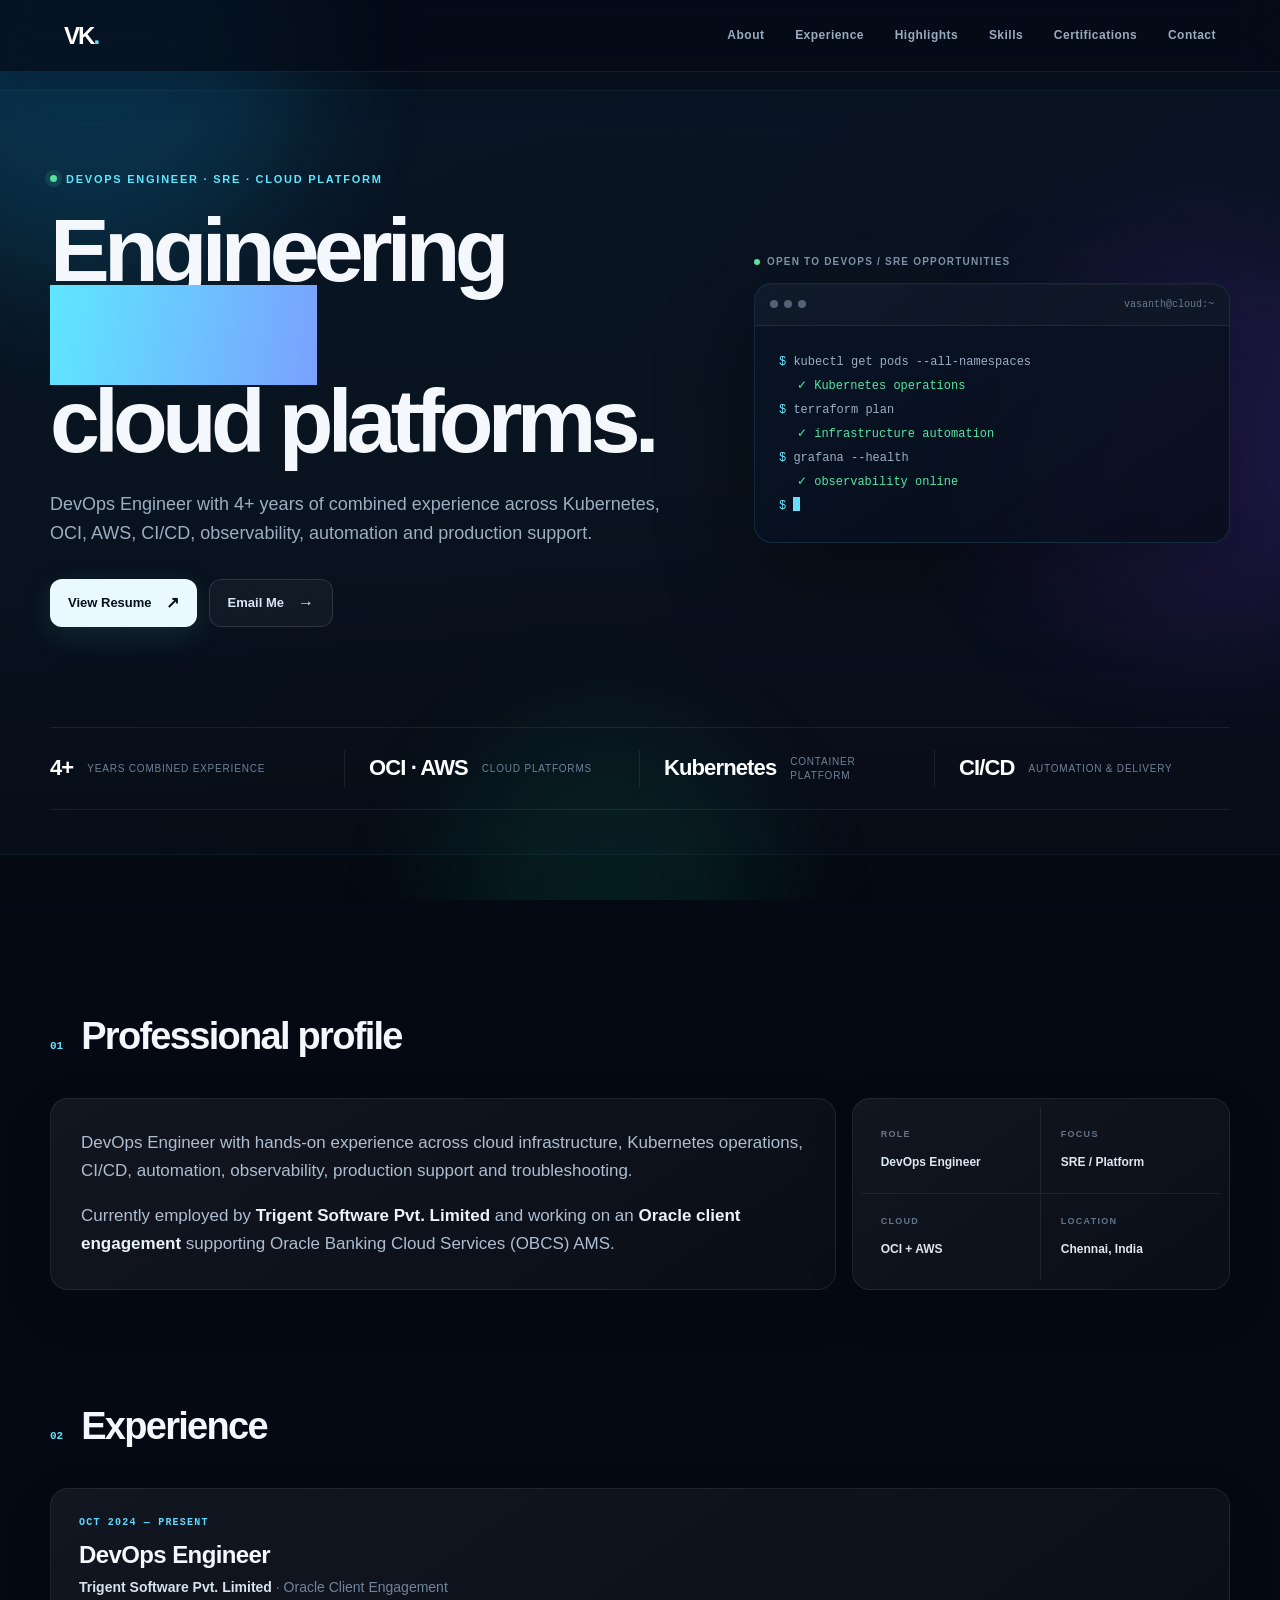
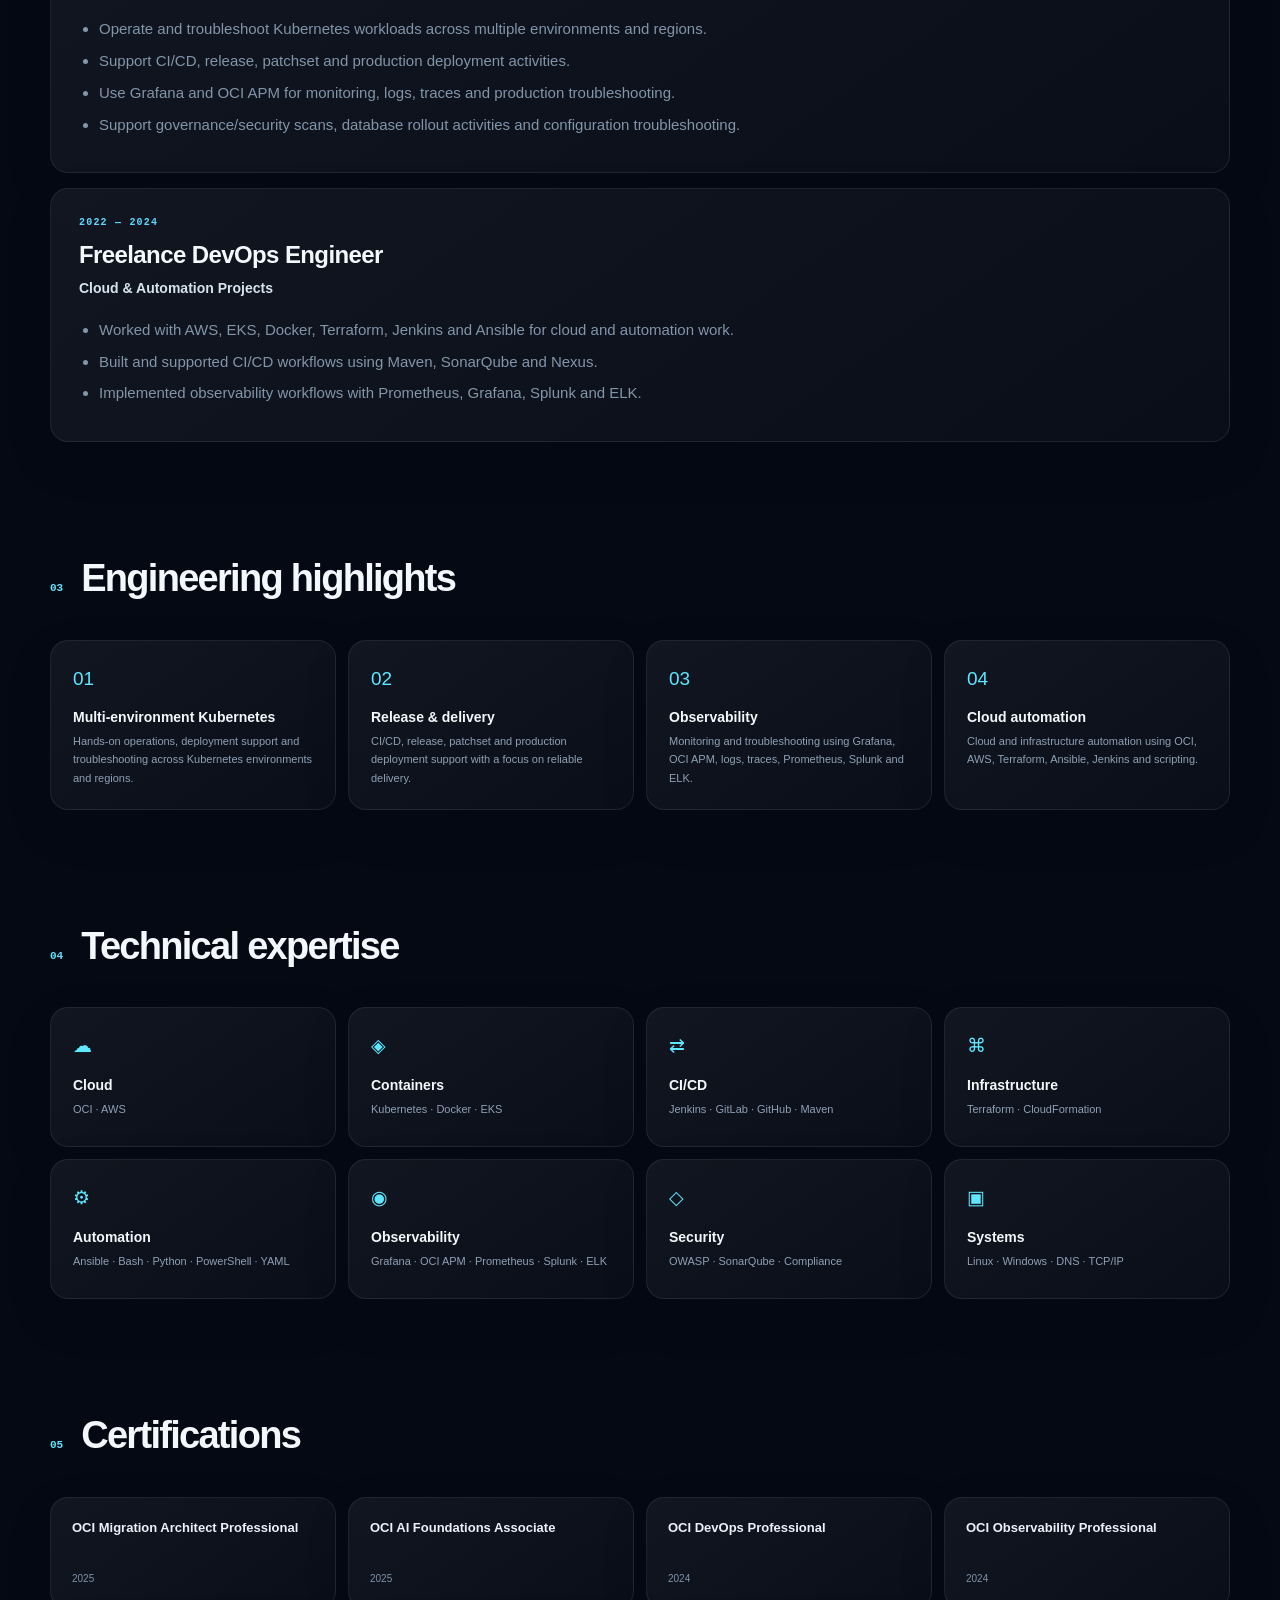
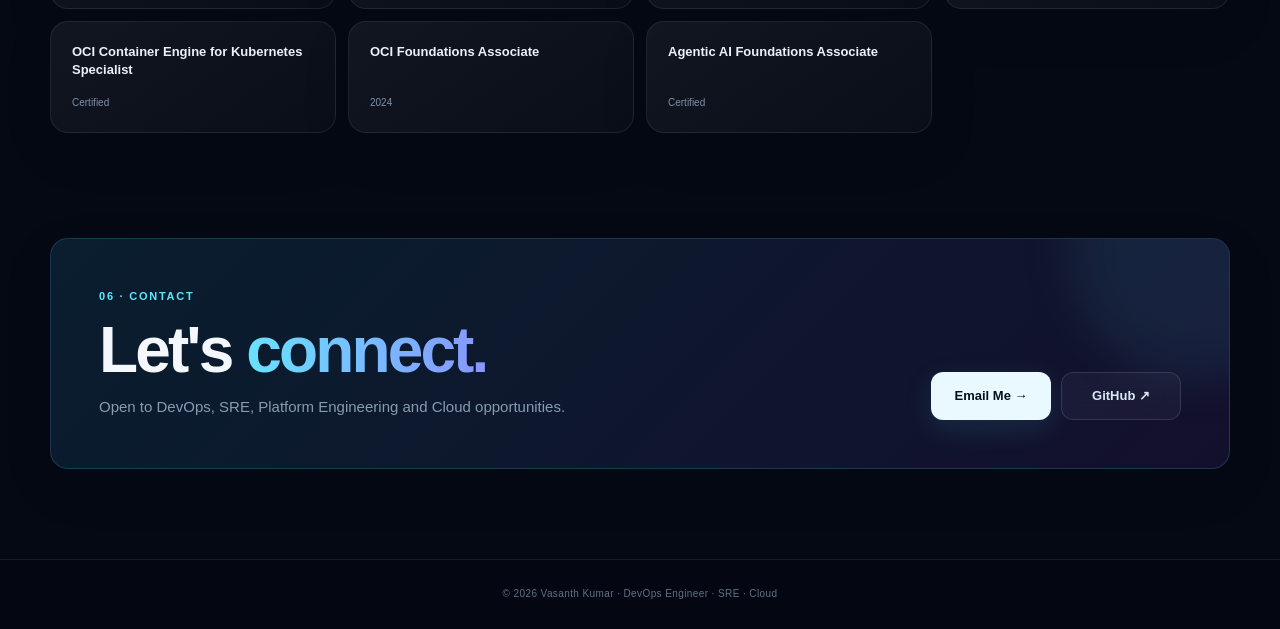
<file: index.html>
<!doctype html>
<html lang="en">
<head>
<meta charset="utf-8"><meta name="viewport" content="width=device-width,initial-scale=1">
<meta name="description" content="Vasanth Kumar — DevOps Engineer, SRE and Cloud Platform Engineer">
<title>Vasanth Kumar | DevOps Engineer • SRE • Cloud</title><link rel="stylesheet" href="styles.css"><link rel="stylesheet" href="premium.css">
</head><body><div class="bg"><span></span><span></span><span></span></div>
<header class="site-header"><a class="brand" href="#home">VK<span>.</span></a><button id="menu" class="menu-btn" aria-label="Open navigation">☰</button><nav><a href="#about">About</a><a href="#experience">Experience</a><a href="#highlights">Highlights</a><a href="#skills">Skills</a><a href="#certifications">Certifications</a><a href="#contact">Contact</a></nav></header>
<main>
<section id="home" class="hero"><div class="hero-copy"><div class="eyebrow"><i class="pulse"></i>DEVOPS ENGINEER · SRE · CLOUD PLATFORM</div><h1>Engineering <span>reliable</span><br>cloud platforms.</h1><p>DevOps Engineer with 4+ years of combined experience across Kubernetes, OCI, AWS, CI/CD, observability, automation and production support.</p><div class="actions"><a class="btn primary" href="resume.html">View Resume <b>↗</b></a><a class="btn secondary email-link" href="mailto:r.vasanthkumar027@gmail.com?subject=DevOps%20Opportunity%20-%20Vasanth%20Kumar">Email Me <b>→</b></a></div></div><div class="hero-panel"><div class="status"><span></span>OPEN TO DEVOPS / SRE OPPORTUNITIES</div><div class="terminal"><div class="terminal-top"><span></span><span></span><span></span><label>vasanth@cloud:~</label></div><div class="terminal-body"><p><em>$</em> kubectl get pods --all-namespaces</p><p class="ok">✓ Kubernetes operations</p><p><em>$</em> terraform plan</p><p class="ok">✓ infrastructure automation</p><p><em>$</em> grafana --health</p><p class="ok">✓ observability online</p><p><em>$</em> <span class="cursor"></span></p></div></div></div><div class="stats"><div><strong>4+</strong><span>Years combined experience</span></div><div><strong>OCI · AWS</strong><span>Cloud platforms</span></div><div><strong>Kubernetes</strong><span>Container platform</span></div><div><strong>CI/CD</strong><span>Automation & delivery</span></div></div></section>
<section id="about" class="section"><div class="section-head"><span>01</span><h2>Professional profile</h2></div><div class="about-grid"><div class="lead-card"><p>DevOps Engineer with hands-on experience across cloud infrastructure, Kubernetes operations, CI/CD, automation, observability, production support and troubleshooting.</p><p>Currently employed by <strong>Trigent Software Pvt. Limited</strong> and working on an <strong>Oracle client engagement</strong> supporting Oracle Banking Cloud Services (OBCS) AMS.</p></div><div class="facts"><div><small>ROLE</small><b>DevOps Engineer</b></div><div><small>FOCUS</small><b>SRE / Platform</b></div><div><small>CLOUD</small><b>OCI + AWS</b></div><div><small>LOCATION</small><b>Chennai, India</b></div></div></div></section>
<section id="experience" class="section"><div class="section-head"><span>02</span><h2>Experience</h2></div><div class="timeline"><article><div class="date">OCT 2024 — PRESENT</div><h3>DevOps Engineer</h3><h4>Trigent Software Pvt. Limited <span>· Oracle Client Engagement</span></h4><ul><li>Operate and troubleshoot Kubernetes workloads across multiple environments and regions.</li><li>Support CI/CD, release, patchset and production deployment activities.</li><li>Use Grafana and OCI APM for monitoring, logs, traces and production troubleshooting.</li><li>Support governance/security scans, database rollout activities and configuration troubleshooting.</li></ul></article><article><div class="date">2022 — 2024</div><h3>Freelance DevOps Engineer</h3><h4>Cloud & Automation Projects</h4><ul><li>Worked with AWS, EKS, Docker, Terraform, Jenkins and Ansible for cloud and automation work.</li><li>Built and supported CI/CD workflows using Maven, SonarQube and Nexus.</li><li>Implemented observability workflows with Prometheus, Grafana, Splunk and ELK.</li></ul></article></div></section>
<section id="highlights" class="section"><div class="section-head"><span>03</span><h2>Engineering highlights</h2></div><div class="skill-grid"><div><span>01</span><h3>Multi-environment Kubernetes</h3><p>Hands-on operations, deployment support and troubleshooting across Kubernetes environments and regions.</p></div><div><span>02</span><h3>Release & delivery</h3><p>CI/CD, release, patchset and production deployment support with a focus on reliable delivery.</p></div><div><span>03</span><h3>Observability</h3><p>Monitoring and troubleshooting using Grafana, OCI APM, logs, traces, Prometheus, Splunk and ELK.</p></div><div><span>04</span><h3>Cloud automation</h3><p>Cloud and infrastructure automation using OCI, AWS, Terraform, Ansible, Jenkins and scripting.</p></div></div></section>
<section id="skills" class="section"><div class="section-head"><span>04</span><h2>Technical expertise</h2></div><div class="skill-grid"><div><span>☁</span><h3>Cloud</h3><p>OCI · AWS</p></div><div><span>◈</span><h3>Containers</h3><p>Kubernetes · Docker · EKS</p></div><div><span>⇄</span><h3>CI/CD</h3><p>Jenkins · GitLab · GitHub · Maven</p></div><div><span>⌘</span><h3>Infrastructure</h3><p>Terraform · CloudFormation</p></div><div><span>⚙</span><h3>Automation</h3><p>Ansible · Bash · Python · PowerShell · YAML</p></div><div><span>◉</span><h3>Observability</h3><p>Grafana · OCI APM · Prometheus · Splunk · ELK</p></div><div><span>◇</span><h3>Security</h3><p>OWASP · SonarQube · Compliance</p></div><div><span>▣</span><h3>Systems</h3><p>Linux · Windows · DNS · TCP/IP</p></div></div></section>
<section id="certifications" class="section"><div class="section-head"><span>05</span><h2>Certifications</h2></div><div class="cert-grid"><div><b>OCI Migration Architect Professional</b><span>2025</span></div><div><b>OCI AI Foundations Associate</b><span>2025</span></div><div><b>OCI DevOps Professional</b><span>2024</span></div><div><b>OCI Observability Professional</b><span>2024</span></div><div><b>OCI Container Engine for Kubernetes Specialist</b><span>Certified</span></div><div><b>OCI Foundations Associate</b><span>2024</span></div><div><b>Agentic AI Foundations Associate</b><span>Certified</span></div></div></section>
<section id="contact" class="section contact"><div class="contact-card"><div><div class="eyebrow">06 · CONTACT</div><h2>Let's <span>connect.</span></h2><p>Open to DevOps, SRE, Platform Engineering and Cloud opportunities.</p></div><div class="contact-actions"><a class="btn primary email-link" href="mailto:r.vasanthkumar027@gmail.com?subject=DevOps%20Opportunity%20-%20Vasanth%20Kumar">Email Me →</a><a class="btn secondary" href="https://github.com/Vasanth027" target="_blank" rel="noopener">GitHub ↗</a></div></div></section>
</main><footer>© 2026 Vasanth Kumar · DevOps Engineer · SRE · Cloud</footer><script src="script.js"></script></body></html>
</file>
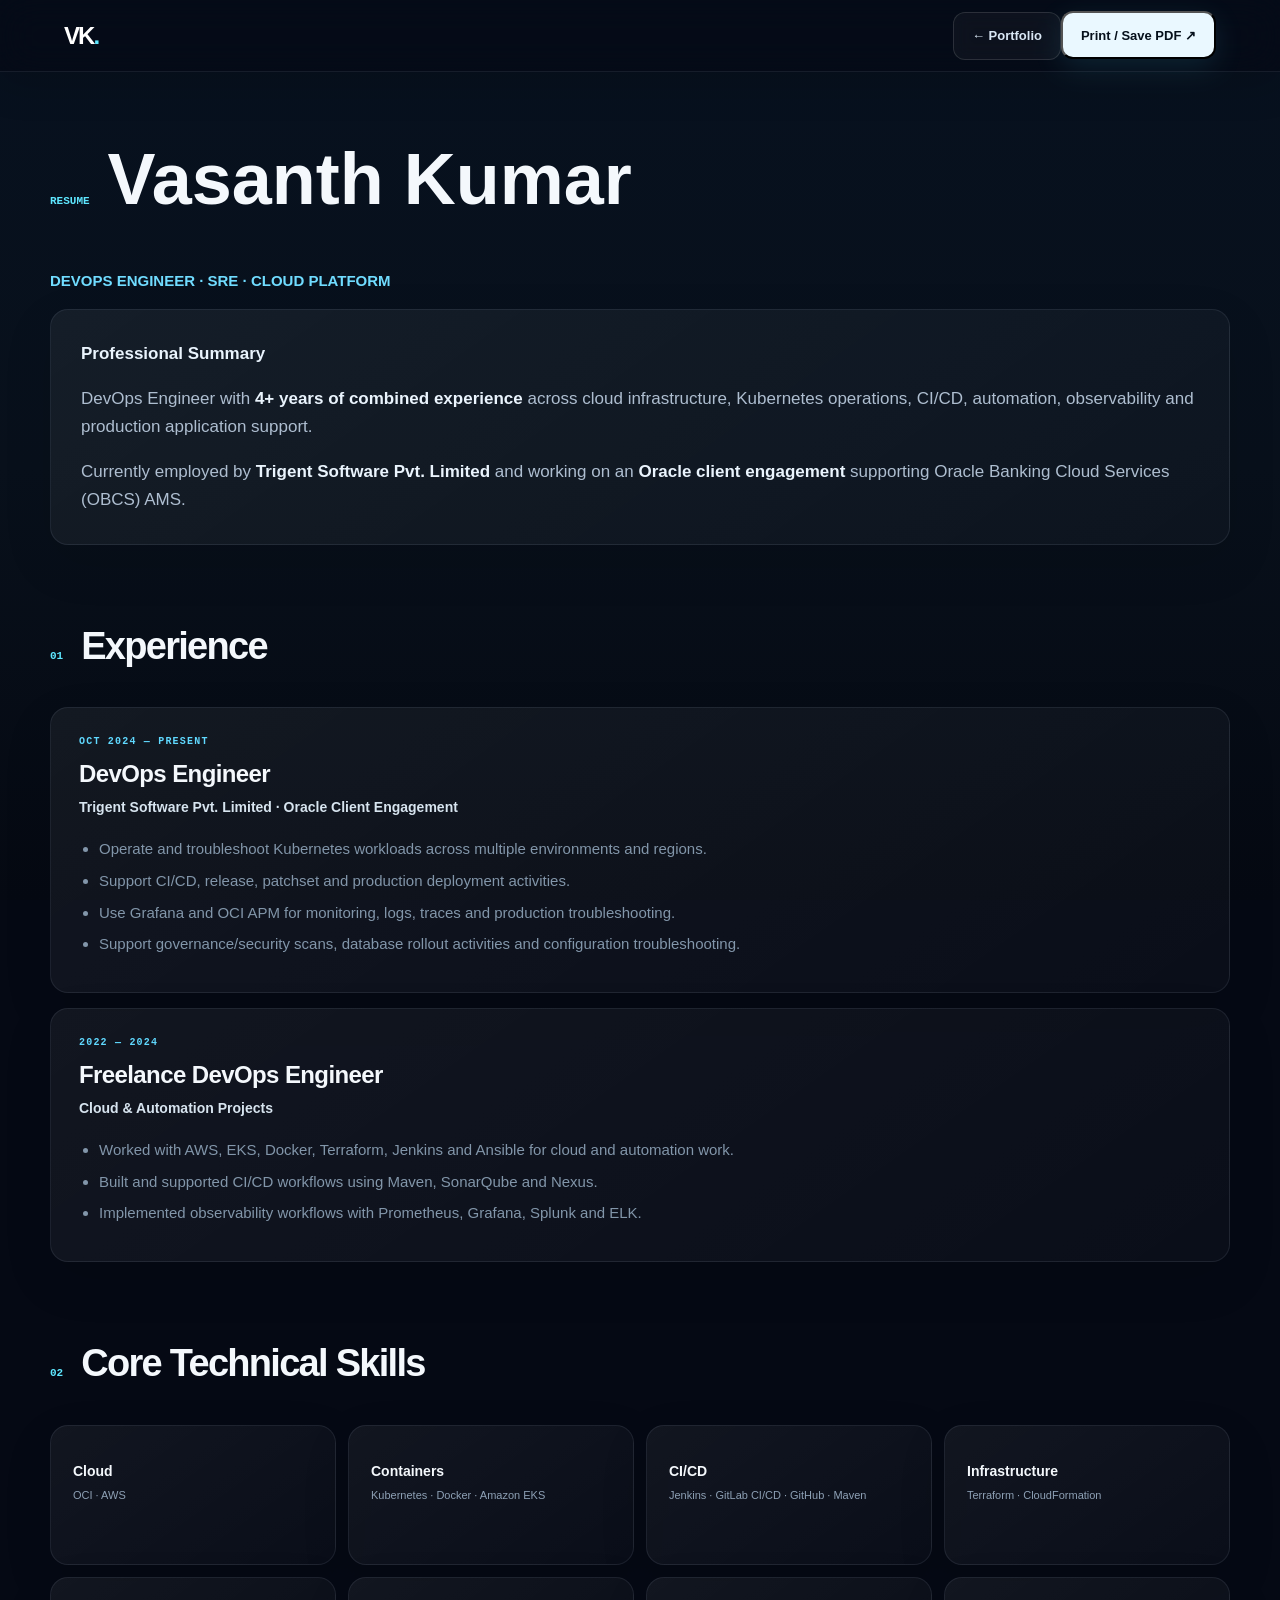
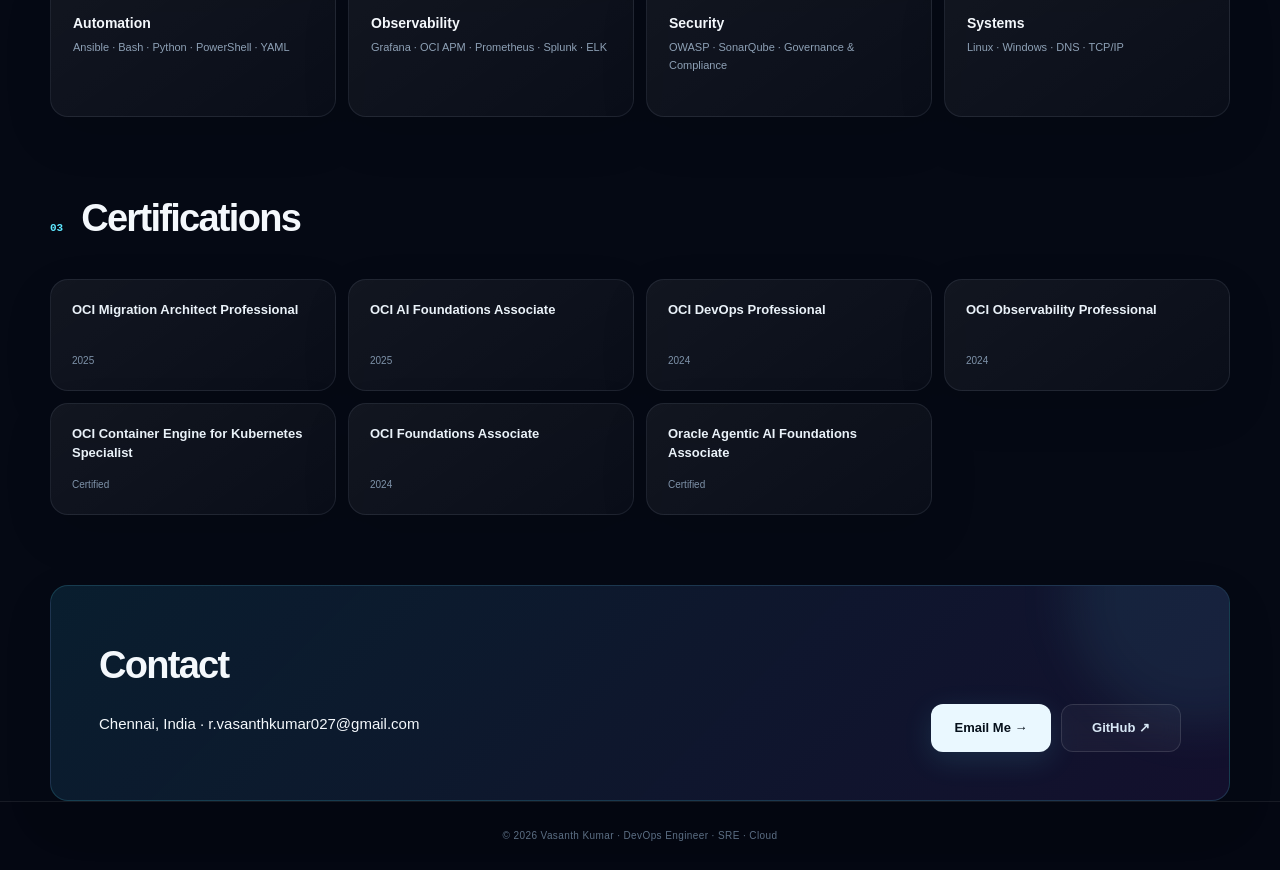
<file: resume.html>
<!doctype html><html lang="en"><head><meta charset="utf-8"><meta name="viewport" content="width=device-width,initial-scale=1"><meta name="description" content="Vasanth Kumar resume — DevOps Engineer, SRE, Cloud Platform"><title>Vasanth Kumar | Resume</title><link rel="stylesheet" href="styles.css"><link rel="stylesheet" href="premium.css"><style>@media print{.site-header,.print-actions,footer{display:none!important}body{background:#fff!important;color:#111!important}.section{padding-top:24px!important}.lead-card,.timeline article,.skill-grid>div,.cert-grid>div{background:#fff!important;color:#111!important;box-shadow:none!important;border-color:#ddd!important}.lead-card p,.timeline li,.skill-grid p{color:#333!important}h1,h2,h3,h4,b,strong{color:#111!important}.section-head>span,.date{color:#1261a0!important}}</style></head><body><header class="site-header"><a class="brand" href="index.html">VK<span>.</span></a><div class="print-actions"><a class="btn secondary" href="index.html">← Portfolio</a><button class="btn primary" onclick="window.print()">Print / Save PDF ↗</button></div></header><main class="section" style="padding-top:120px"><div class="section-head"><span>RESUME</span><h1 style="font-size:clamp(40px,7vw,72px);margin:0">Vasanth Kumar</h1></div><p style="color:#70dcff;font-weight:700">DEVOPS ENGINEER · SRE · CLOUD PLATFORM</p><div class="lead-card"><p><strong>Professional Summary</strong></p><p>DevOps Engineer with <strong>4+ years of combined experience</strong> across cloud infrastructure, Kubernetes operations, CI/CD, automation, observability and production application support.</p><p>Currently employed by <strong>Trigent Software Pvt. Limited</strong> and working on an <strong>Oracle client engagement</strong> supporting Oracle Banking Cloud Services (OBCS) AMS.</p></div><div class="section-head" style="margin-top:70px"><span>01</span><h2>Experience</h2></div><div class="timeline"><article><div class="date">OCT 2024 — PRESENT</div><h3>DevOps Engineer</h3><h4>Trigent Software Pvt. Limited · Oracle Client Engagement</h4><ul><li>Operate and troubleshoot Kubernetes workloads across multiple environments and regions.</li><li>Support CI/CD, release, patchset and production deployment activities.</li><li>Use Grafana and OCI APM for monitoring, logs, traces and production troubleshooting.</li><li>Support governance/security scans, database rollout activities and configuration troubleshooting.</li></ul></article><article><div class="date">2022 — 2024</div><h3>Freelance DevOps Engineer</h3><h4>Cloud & Automation Projects</h4><ul><li>Worked with AWS, EKS, Docker, Terraform, Jenkins and Ansible for cloud and automation work.</li><li>Built and supported CI/CD workflows using Maven, SonarQube and Nexus.</li><li>Implemented observability workflows with Prometheus, Grafana, Splunk and ELK.</li></ul></article></div><div class="section-head" style="margin-top:70px"><span>02</span><h2>Core Technical Skills</h2></div><div class="skill-grid"><div><h3>Cloud</h3><p>OCI · AWS</p></div><div><h3>Containers</h3><p>Kubernetes · Docker · Amazon EKS</p></div><div><h3>CI/CD</h3><p>Jenkins · GitLab CI/CD · GitHub · Maven</p></div><div><h3>Infrastructure</h3><p>Terraform · CloudFormation</p></div><div><h3>Automation</h3><p>Ansible · Bash · Python · PowerShell · YAML</p></div><div><h3>Observability</h3><p>Grafana · OCI APM · Prometheus · Splunk · ELK</p></div><div><h3>Security</h3><p>OWASP · SonarQube · Governance & Compliance</p></div><div><h3>Systems</h3><p>Linux · Windows · DNS · TCP/IP</p></div></div><div class="section-head" style="margin-top:70px"><span>03</span><h2>Certifications</h2></div><div class="cert-grid"><div><b>OCI Migration Architect Professional</b><span>2025</span></div><div><b>OCI AI Foundations Associate</b><span>2025</span></div><div><b>OCI DevOps Professional</b><span>2024</span></div><div><b>OCI Observability Professional</b><span>2024</span></div><div><b>OCI Container Engine for Kubernetes Specialist</b><span>Certified</span></div><div><b>OCI Foundations Associate</b><span>2024</span></div><div><b>Oracle Agentic AI Foundations Associate</b><span>Certified</span></div></div><div class="contact-card" style="margin-top:70px"><div><h2>Contact</h2><p>Chennai, India · r.vasanthkumar027@gmail.com</p></div><div class="contact-actions"><a class="btn primary" href="mailto:r.vasanthkumar027@gmail.com?subject=DevOps%20Opportunity%20-%20Vasanth%20Kumar">Email Me →</a><a class="btn secondary" href="https://github.com/Vasanth027" target="_blank" rel="noopener">GitHub ↗</a></div></div></main><footer>© 2026 Vasanth Kumar · DevOps Engineer · SRE · Cloud</footer></body></html>
</file>
<file: styles.css>
*{box-sizing:border-box}html{scroll-behavior:smooth}body{margin:0;min-width:320px;background:#060b14;color:#edf4fb;font:15px/1.65 Inter,ui-sans-serif,system-ui,-apple-system,BlinkMacSystemFont,"Segoe UI",sans-serif;overflow-x:hidden}body:before{content:"";position:fixed;inset:0;z-index:-3;background:linear-gradient(180deg,#07111f 0%,#08101b 52%,#050912 100%)}.bg-orb{position:fixed;z-index:-2;width:42vw;height:42vw;border-radius:50%;filter:blur(80px);opacity:.18;pointer-events:none}.orb-one{top:-18vw;left:-12vw;background:#1686c9}.orb-two{right:-18vw;top:35%;background:#4d55d8}.site-header{position:fixed;top:0;left:0;right:0;z-index:50;height:72px;display:flex;align-items:center;justify-content:space-between;padding:0 clamp(20px,5vw,72px);background:rgba(6,11,20,.76);border-bottom:1px solid rgba(255,255,255,.08);backdrop-filter:blur(18px);-webkit-backdrop-filter:blur(18px)}.brand{color:#fff;text-decoration:none;font-size:24px;font-weight:900;letter-spacing:-.06em}.brand i{font-style:normal;color:#63dcff}.menu-btn{display:none;border:0;background:transparent;color:#fff;font-size:26px;cursor:pointer}nav{display:flex;align-items:center;gap:clamp(16px,2.4vw,32px)}nav a{color:#9aabc0;text-decoration:none;font-size:12px;font-weight:700;letter-spacing:.04em;transition:.2s}nav a:hover,nav a.active{color:#fff}.hero,.section{width:min(1180px,calc(100% - 40px));margin:auto}.hero{min-height:100svh;padding:150px 0 70px;display:grid;grid-template-columns:1.15fr .85fr;align-items:center;gap:60px;position:relative}.eyebrow{font-size:11px;font-weight:800;letter-spacing:.16em;color:#70dcff}.pulse{display:inline-block;width:7px;height:7px;border-radius:50%;background:#56e0a0;box-shadow:0 0 0 5px rgba(86,224,160,.12);margin-right:9px;vertical-align:1px}.hero h1{font-size:clamp(52px,7vw,94px);line-height:.95;letter-spacing:-.065em;margin:20px 0 26px}.hero h1 span,.contact h2 span{background:linear-gradient(90deg,#68e2ff,#8796ff);-webkit-background-clip:text;background-clip:text;color:transparent}.hero-copy>p{max-width:650px;color:#9caec2;font-size:18px;margin:0}.actions{display:flex;gap:12px;margin-top:30px;flex-wrap:wrap}.btn{display:inline-flex;align-items:center;justify-content:center;gap:14px;min-height:46px;padding:0 18px;border-radius:10px;text-decoration:none;font-size:13px;font-weight:800;transition:transform .2s,background .2s,border-color .2s}.btn:hover{transform:translateY(-2px)}.btn b{font-size:16px}.primary{background:#eaf8ff;color:#06101b}.primary:hover{background:#fff}.secondary{background:rgba(255,255,255,.04);border:1px solid rgba(255,255,255,.12);color:#d9e7f5}.secondary:hover{border-color:rgba(255,255,255,.28);background:rgba(255,255,255,.07)}.hero-panel{align-self:center}.status{font-size:10px;letter-spacing:.12em;color:#7e91a7;font-weight:800;margin:0 0 12px}.status span{display:inline-block;width:6px;height:6px;background:#5de0a0;border-radius:50%;margin-right:7px}.terminal{border:1px solid rgba(255,255,255,.1);border-radius:18px;background:rgba(12,21,34,.82);box-shadow:0 30px 100px rgba(0,0,0,.35);overflow:hidden}.terminal-top{height:42px;display:flex;align-items:center;gap:6px;padding:0 15px;border-bottom:1px solid rgba(255,255,255,.08);background:rgba(255,255,255,.025)}.terminal-top>span{width:8px;height:8px;border-radius:50%;background:#536274}.terminal-top label{margin-left:auto;color:#687b91;font:10px ui-monospace,monospace}.terminal-body{padding:24px;color:#9cafc3;font:12px/2 ui-monospace,SFMono-Regular,Menlo,monospace}.terminal-body p{margin:0}.terminal-body em{color:#65dcff;font-style:normal}.terminal-body .ok{color:#61dda4;padding-left:18px}.cursor{display:inline-block;width:7px;height:14px;background:#68ddff;vertical-align:-2px;animation:blink 1s infinite}.stats{grid-column:1/-1;display:grid;grid-template-columns:repeat(4,1fr);border-top:1px solid rgba(255,255,255,.1);border-bottom:1px solid rgba(255,255,255,.07);padding:22px 0}.stats div{display:flex;align-items:center;gap:14px;padding:0 24px;border-right:1px solid rgba(255,255,255,.08)}.stats div:first-child{padding-left:0}.stats div:last-child{border:0}.stats strong{font-size:22px;letter-spacing:-.04em}.stats span{color:#708299;font-size:10px;line-height:1.35;text-transform:uppercase;letter-spacing:.08em}.section{padding:105px 0 0}.section-head{display:flex;align-items:baseline;gap:18px;margin-bottom:30px}.section-head>span{color:#5bcff2;font:700 11px ui-monospace,monospace}.section h2{font-size:38px;letter-spacing:-.045em;margin:0}.about-grid{display:grid;grid-template-columns:1.35fr .65fr;gap:16px}.lead-card,.facts,.timeline article,.skill-grid>div,.cert-grid>div,.project-card,.contact-card{border:1px solid rgba(255,255,255,.09);background:rgba(255,255,255,.035);border-radius:18px}.lead-card{padding:30px;color:#aebed0;font-size:17px}.lead-card p{margin:0 0 17px}.lead-card p:last-child{margin:0}.lead-card strong{color:#eaf4fd}.facts{display:grid;grid-template-columns:1fr 1fr;padding:8px}.facts div{padding:20px;border-bottom:1px solid rgba(255,255,255,.07)}.facts div:nth-child(odd){border-right:1px solid rgba(255,255,255,.07)}.facts div:nth-last-child(-n+2){border-bottom:0}.facts small{display:block;color:#62758b;font-size:9px;letter-spacing:.14em;font-weight:800;margin-bottom:7px}.facts b{font-size:12px;color:#dce7f1}.timeline{display:grid;gap:15px}.timeline article{padding:28px}.date,.project-tag{font:800 10px ui-monospace,monospace;color:#60d9ff;letter-spacing:.12em}.timeline h3{font-size:24px;margin:7px 0 0;letter-spacing:-.025em}.timeline h4{font-size:14px;margin:2px 0;color:#d7e4ef}.timeline h4 span{color:#71849a;font-weight:500}.muted,.timeline li{color:#8296aa}.timeline ul{margin:18px 0 0;padding-left:20px}.timeline li{margin:7px 0}.skill-grid{display:grid;grid-template-columns:repeat(4,1fr);gap:12px}.skill-grid>div{padding:22px;min-height:140px;transition:.25s}.skill-grid>div:hover,.cert-grid>div:hover{transform:translateY(-3px);border-color:rgba(102,218,255,.28);background:rgba(255,255,255,.055)}.skill-grid span{color:#68dfff;font-size:19px}.skill-grid h3{font-size:14px;margin:12px 0 3px}.skill-grid p{font-size:11px;color:#788ba1;margin:0}.cert-grid{display:grid;grid-template-columns:repeat(4,1fr);gap:12px}.cert-grid>div{padding:21px;min-height:112px;display:flex;flex-direction:column;justify-content:space-between;transition:.25s}.cert-grid b{font-size:13px;line-height:1.4}.cert-grid span{color:#70849a;font-size:10px}.project-card{padding:34px;background:linear-gradient(135deg,rgba(18,54,75,.72),rgba(25,28,66,.65));position:relative;overflow:hidden}.project-card:after{content:"RG";position:absolute;right:35px;top:24px;font-size:110px;font-weight:900;letter-spacing:-.12em;color:rgba(255,255,255,.035)}.project-card h3{font-size:32px;margin:10px 0}.project-card p{max-width:760px;color:#a5b7c9}.project-stack{display:flex;flex-wrap:wrap;gap:7px;margin:20px 0}.project-stack span{padding:6px 10px;border:1px solid rgba(255,255,255,.1);border-radius:100px;color:#9eb1c4;font-size:10px}.project-card>a{color:#65ddff;text-decoration:none;font-size:12px;font-weight:800;position:relative;z-index:2}.contact{padding-bottom:90px}.contact-card{padding:48px;display:flex;justify-content:space-between;align-items:end;gap:30px;background:linear-gradient(135deg,rgba(15,34,50,.85),rgba(15,18,39,.85))}.contact h2{font-size:clamp(38px,5vw,64px);line-height:1;margin:13px 0}.contact p{color:#899caf;margin:0}.contact-actions{display:flex;gap:10px;flex-wrap:wrap}.contact-actions .btn{min-width:120px}footer{border-top:1px solid rgba(255,255,255,.08);padding:26px 20px;text-align:center;color:#5f7288;font-size:10px;letter-spacing:.04em}footer span{color:#334355;margin:0 6px}.reveal{opacity:1;transform:none}.js .reveal{opacity:0;transform:translateY(18px);transition:opacity .7s ease,transform .7s ease}.js .reveal.show{opacity:1;transform:none}@keyframes blink{50%{opacity:0}}@media(max-width:900px){.hero{grid-template-columns:1fr;gap:45px;padding-top:125px}.hero-panel{max-width:680px;width:100%}.stats{grid-template-columns:repeat(2,1fr);gap:18px}.stats div{border-right:0;padding:8px 15px}.stats div:first-child{padding-left:0}.skill-grid,.cert-grid{grid-template-columns:repeat(2,1fr)}.about-grid{grid-template-columns:1fr}.contact-card{align-items:flex-start;flex-direction:column}}@media(max-width:680px){.site-header{height:64px;padding:0 18px}.menu-btn{display:block}nav{position:absolute;top:64px;left:12px;right:12px;display:none;flex-direction:column;align-items:stretch;gap:0;padding:8px;border:1px solid rgba(255,255,255,.1);border-radius:14px;background:rgba(7,13,23,.97);box-shadow:0 20px 50px rgba(0,0,0,.4)}nav.open{display:flex}nav a{padding:13px 14px;border-radius:9px}nav a:hover{background:rgba(255,255,255,.05)}.hero,.section{width:min(100% - 28px,1180px)}.hero{padding-top:108px;min-height:auto}.hero h1{font-size:clamp(45px,14vw,66px)}.hero-copy>p{font-size:15px}.terminal-body{padding:18px;font-size:10px}.stats{margin-top:5px;grid-template-columns:1fr 1fr}.stats div{padding:7px 10px}.stats strong{font-size:18px}.stats span{font-size:8px}.section{padding-top:75px}.section h2{font-size:30px}.lead-card{padding:23px;font-size:15px}.facts{grid-template-columns:1fr}.facts div,.facts div:nth-child(odd),.facts div:nth-last-child(-n+2){border-right:0;border-bottom:1px solid rgba(255,255,255,.07)}.facts div:last-child{border-bottom:0}.skill-grid,.cert-grid{grid-template-columns:1fr}.skill-grid>div{min-height:0;padding:18px}.cert-grid>div{min-height:92px}.project-card{padding:25px}.project-card:after{font-size:80px;right:18px}.contact-card{padding:28px}.contact{padding-bottom:60px}.actions,.contact-actions{width:100%}.actions .btn,.contact-actions .btn{flex:1}.bg-orb{width:70vw;height:70vw}}@media(prefers-reduced-motion:reduce){html{scroll-behavior:auto}.js .reveal{transition:none}.cursor{animation:none}}
</file>
<file: premium.css>
/* Premium recruiter-focused layer */
:root{--navy:#050914;--navy2:#091426;--cyan:#5ee7ff;--blue:#5b8cff;--violet:#9b7cff;--green:#54e6a5;--text:#f4f8fc;--muted:#91a3b8}
body{font-family:Inter,"Segoe UI",Roboto,Arial,sans-serif;background:var(--navy);color:var(--text)}
body:after{content:"";position:fixed;inset:0;z-index:-4;pointer-events:none;background:radial-gradient(circle at 15% 15%,rgba(33,150,243,.13),transparent 28%),radial-gradient(circle at 85% 30%,rgba(139,92,246,.12),transparent 30%),radial-gradient(circle at 50% 100%,rgba(16,185,129,.07),transparent 30%)}
.bg{position:fixed;inset:0;z-index:-2;overflow:hidden;pointer-events:none;opacity:.9}
.bg span{position:absolute;display:block;border-radius:50%;filter:blur(70px);will-change:transform}
.bg span:nth-child(1){width:34vw;height:34vw;left:-10vw;top:-12vw;background:rgba(14,165,233,.22);animation:floatOne 18s ease-in-out infinite alternate}
.bg span:nth-child(2){width:30vw;height:30vw;right:-9vw;top:28%;background:rgba(124,58,237,.20);animation:floatTwo 22s ease-in-out infinite alternate}
.bg span:nth-child(3){width:25vw;height:25vw;left:35%;bottom:-12vw;background:rgba(16,185,129,.13);animation:floatThree 20s ease-in-out infinite alternate}
.site-header{background:rgba(5,9,20,.70);border-bottom:1px solid rgba(148,163,184,.12);box-shadow:0 10px 40px rgba(0,0,0,.18)}
.brand{letter-spacing:-.08em}.brand span{color:var(--cyan)}
nav a{transition:color .25s ease,transform .25s ease}nav a:hover,nav a.active{color:var(--cyan);transform:translateY(-1px)}
.hero{isolation:isolate}.hero:before{content:"";position:absolute;inset:10% -8% 5%;z-index:-1;border:1px solid rgba(94,231,255,.06);border-radius:40px;background:linear-gradient(135deg,rgba(94,231,255,.025),rgba(155,124,255,.02));pointer-events:none}
.hero h1{font-weight:850;text-wrap:balance}.hero h1 span{background:linear-gradient(100deg,var(--cyan),#7c9cff 55%,var(--violet));background-size:200% auto;animation:gradientShift 7s ease infinite}
.eyebrow{color:var(--cyan)}
.btn{border-radius:12px;min-height:48px}.primary{box-shadow:0 8px 30px rgba(94,231,255,.12)}.secondary{backdrop-filter:blur(10px)}
.terminal{background:linear-gradient(145deg,rgba(9,20,38,.94),rgba(8,14,27,.86));border-color:rgba(94,231,255,.12);box-shadow:0 30px 90px rgba(0,0,0,.42),inset 0 1px 0 rgba(255,255,255,.03)}
.terminal-body .ok{color:var(--green)}.terminal-body em{color:var(--cyan)}
.stats{border-color:rgba(148,163,184,.12)}.stats strong{color:#fff}.stats div:hover strong{color:var(--cyan)}
.section-head>span{color:var(--cyan)}.section h2{font-weight:800}
.lead-card,.facts,.timeline article,.skill-grid>div,.cert-grid>div,.contact-card{background:linear-gradient(145deg,rgba(255,255,255,.055),rgba(255,255,255,.025));border-color:rgba(148,163,184,.13);box-shadow:0 18px 50px rgba(0,0,0,.10)}
.lead-card,.timeline article,.skill-grid>div,.cert-grid>div{transition:transform .3s ease,border-color .3s ease,background .3s ease,box-shadow .3s ease}.lead-card:hover,.timeline article:hover,.skill-grid>div:hover,.cert-grid>div:hover{transform:translateY(-4px);border-color:rgba(94,231,255,.25);box-shadow:0 20px 55px rgba(0,0,0,.18)}
.skill-grid span{color:var(--cyan)}.skill-grid p{color:#8ea1b6}.cert-grid b{color:#eaf2f9}.cert-grid span{color:#7f93aa}
.contact-card{background:linear-gradient(135deg,rgba(10,36,53,.80),rgba(25,19,55,.72));border-color:rgba(94,231,255,.16);position:relative;overflow:hidden}.contact-card:after{content:"";position:absolute;width:260px;height:260px;right:-100px;top:-120px;border-radius:50%;background:rgba(94,231,255,.08);filter:blur(25px)}
footer{background:rgba(3,7,15,.35)}
@keyframes floatOne{to{transform:translate3d(16vw,8vh,0) scale(1.12)}}
@keyframes floatTwo{to{transform:translate3d(-13vw,-10vh,0) scale(1.08)}}
@keyframes floatThree{to{transform:translate3d(8vw,-8vh,0) scale(1.15)}}
@keyframes gradientShift{0%,100%{background-position:0% 50%}50%{background-position:100% 50%}}
@media(max-width:900px){.hero:before{inset:5% -4% 3%}.bg span:nth-child(1){width:55vw;height:55vw}.bg span:nth-child(2){width:50vw;height:50vw}.bg span:nth-child(3){width:45vw;height:45vw}}
@media(max-width:680px){.site-header{background:rgba(5,9,20,.88)}.hero{width:calc(100% - 28px);padding-top:105px}.hero:before{inset:2% -2% 1%;border-radius:24px}.hero h1{letter-spacing:-.055em}.hero-copy>p{line-height:1.6}.actions .btn,.contact-actions .btn{min-height:50px}.terminal{border-radius:15px}.terminal-body{overflow:hidden}.stats{gap:10px}.stats div{min-width:0}.stats strong{white-space:nowrap}.section-head{gap:12px}.section h2{font-size:29px}.lead-card{font-size:15px}.contact-card{border-radius:16px}}
@media(prefers-reduced-motion:reduce){.bg span,.hero h1 span{animation:none}.btn,.lead-card,.timeline article,.skill-grid>div,.cert-grid>div{transition:none}}
</file>
